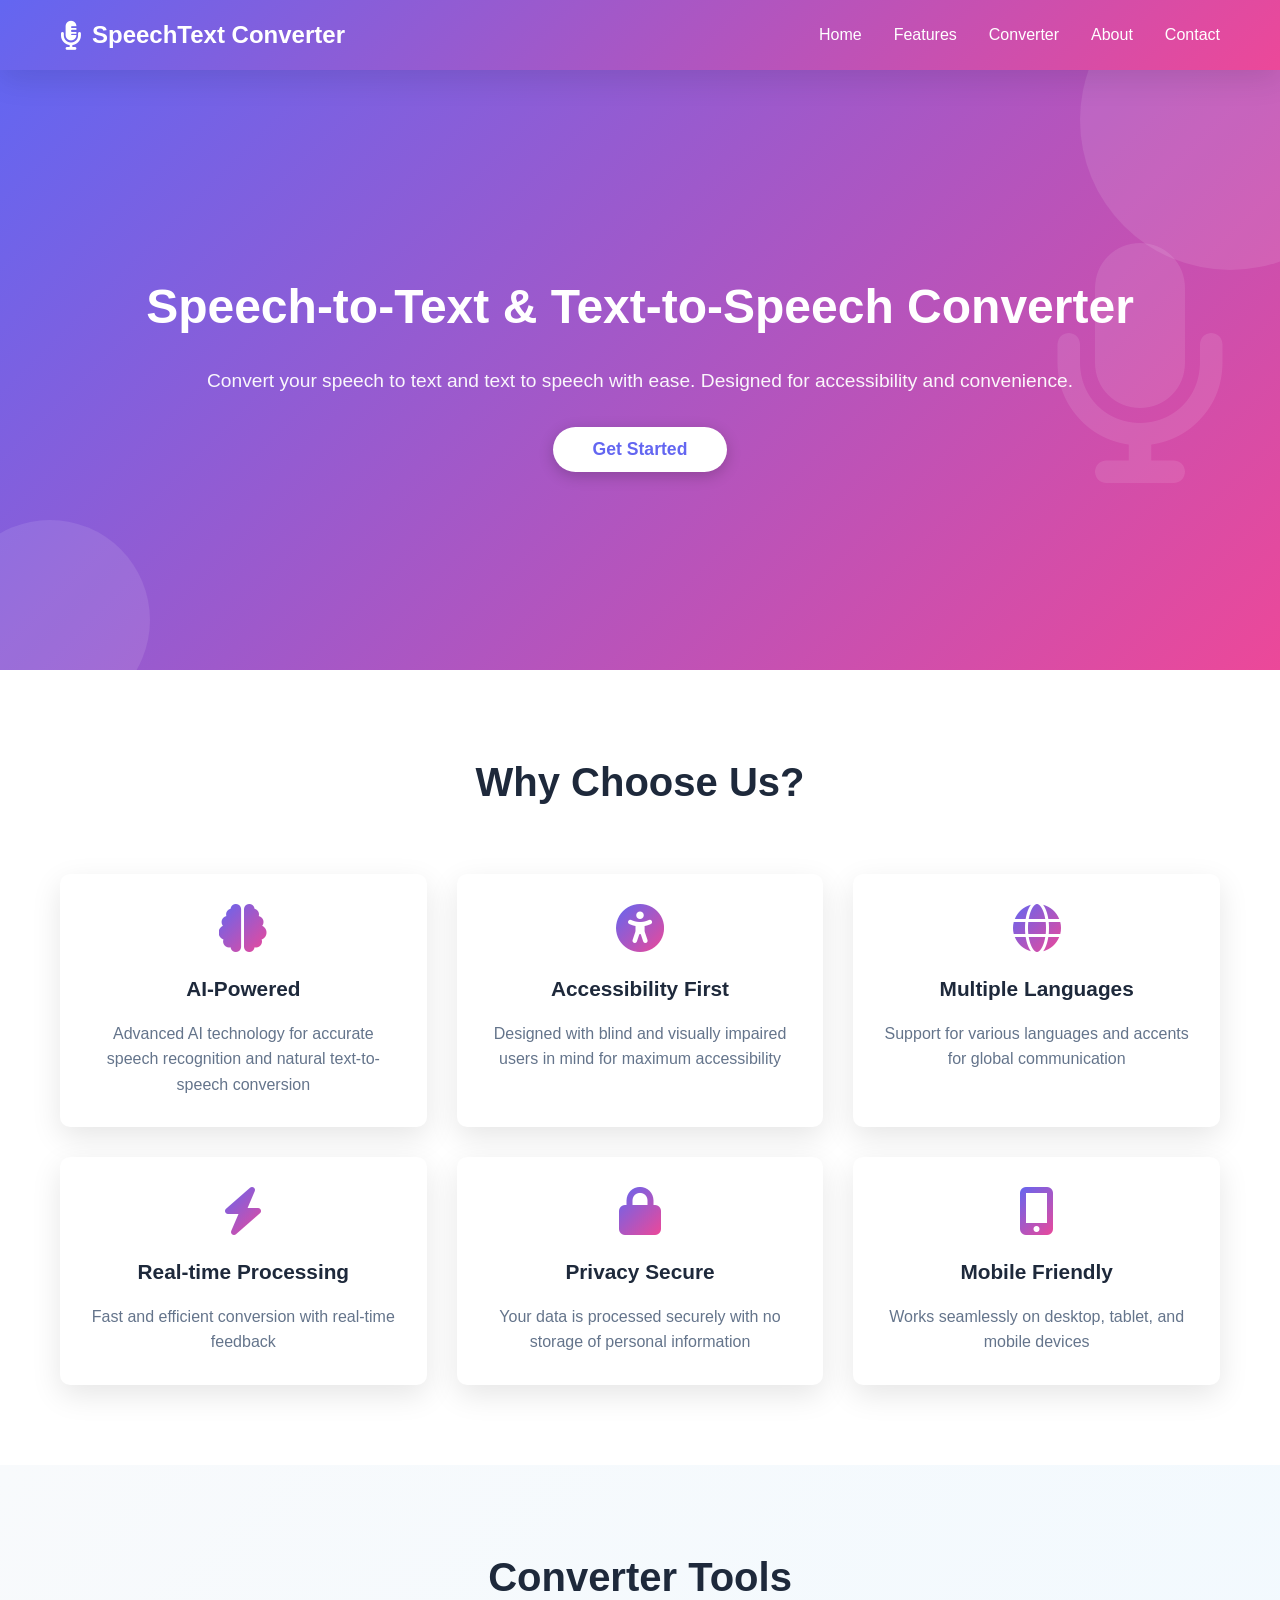
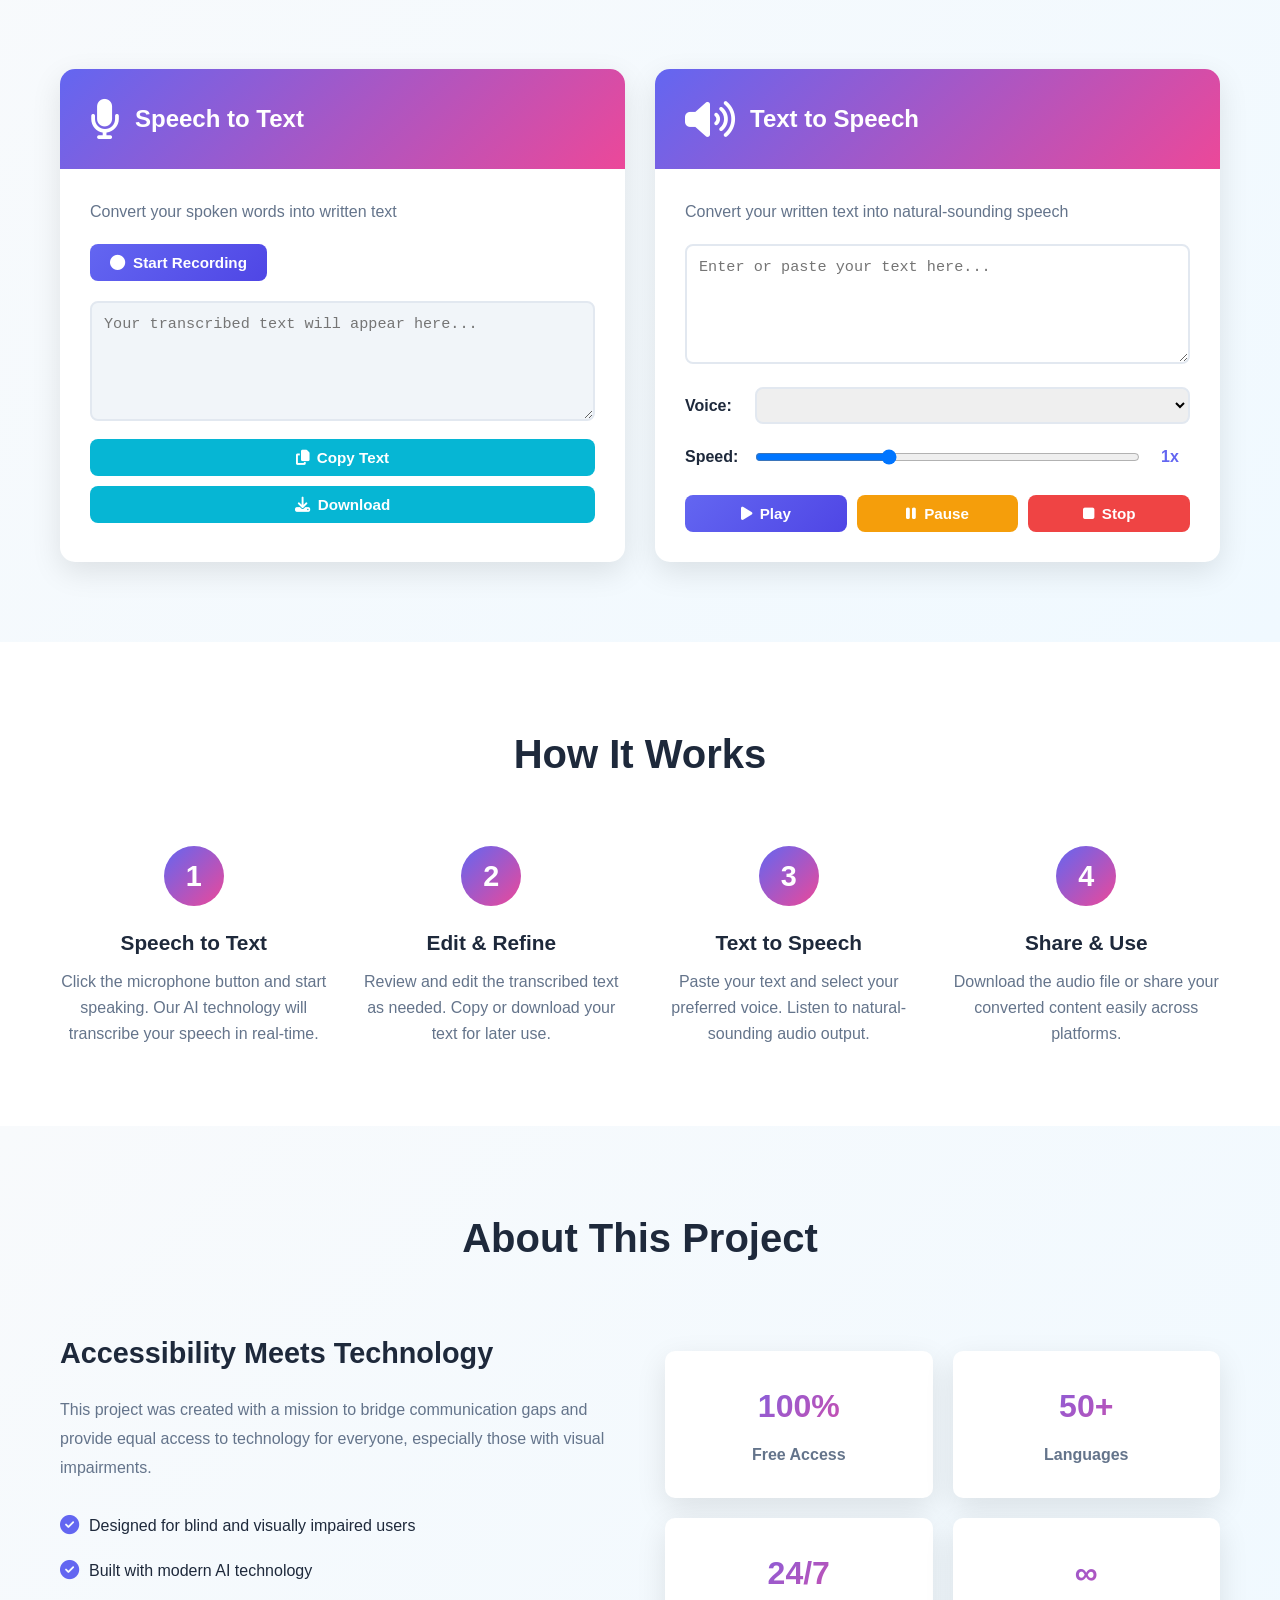
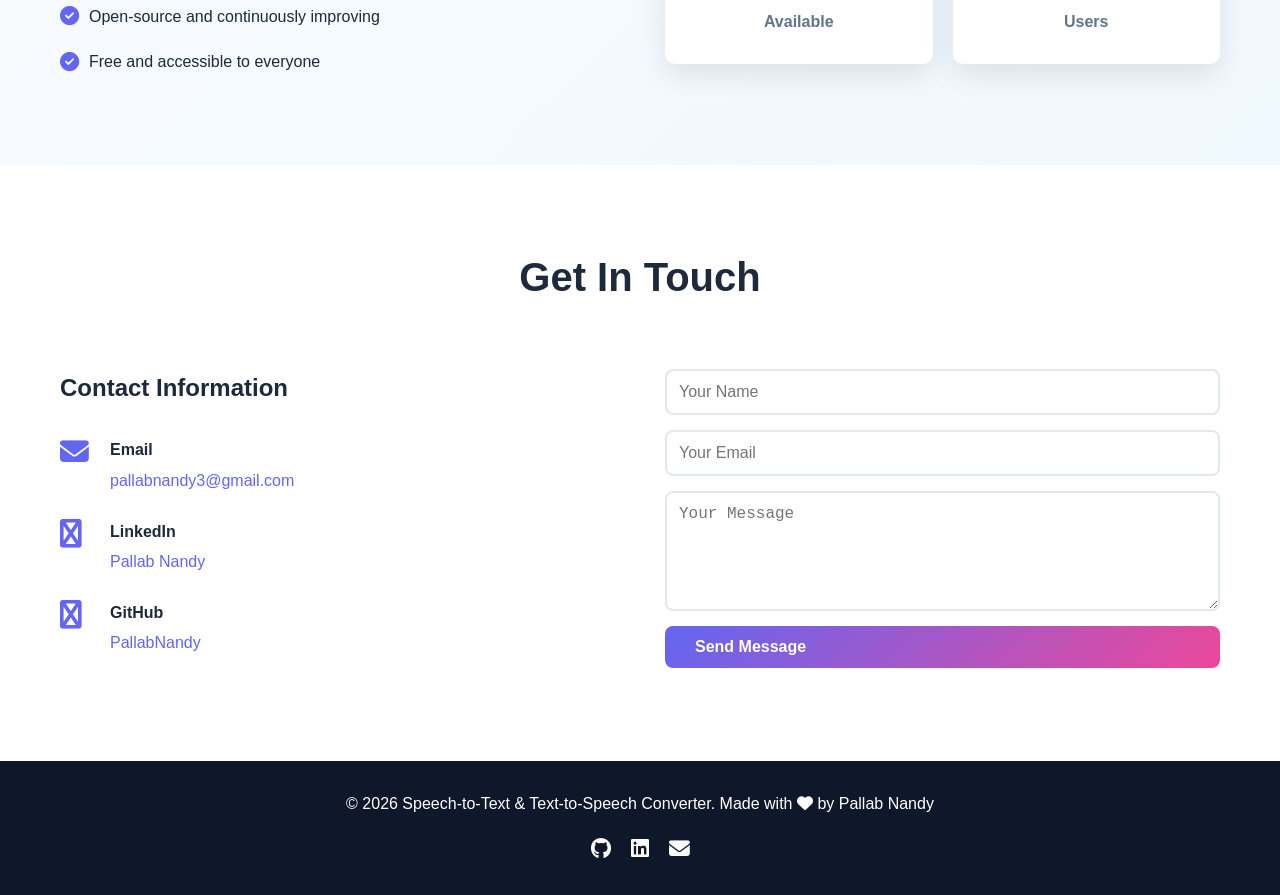
<file: index.html>
<!DOCTYPE html>
<html lang="en">
<head>
    <meta charset="UTF-8">
    <meta name="viewport" content="width=device-width, initial-scale=1.0">
    <title>Speech-to-Text & Text-to-Speech Converter</title>
    <link rel="stylesheet" href="styles.css">
    <link rel="stylesheet" href="https://cdnjs.cloudflare.com/ajax/libs/font-awesome/6.4.0/css/all.min.css">
</head>
<body>
    <!-- Navigation Bar -->
    <nav class="navbar">
        <div class="container">
            <div class="nav-brand">
                <i class="fas fa-microphone-alt"></i>
                <span>SpeechText Converter</span>
            </div>
            <ul class="nav-menu">
                <li><a href="#home">Home</a></li>
                <li><a href="#features">Features</a></li>
                <li><a href="#converter">Converter</a></li>
                <li><a href="#about">About</a></li>
                <li><a href="#contact">Contact</a></li>
            </ul>
        </div>
    </nav>

    <!-- Hero Section -->
    <section id="home" class="hero">
        <div class="hero-content">
            <h1>Speech-to-Text & Text-to-Speech Converter</h1>
            <p>Convert your speech to text and text to speech with ease. Designed for accessibility and convenience.</p>
            <button class="cta-button" onclick="document.getElementById('converter').scrollIntoView({ behavior: 'smooth' })">
                Get Started
            </button>
        </div>
        <div class="hero-image">
            <i class="fas fa-microphone"></i>
        </div>
    </section>

    <!-- Features Section -->
    <section id="features" class="features">
        <div class="container">
            <h2>Why Choose Us?</h2>
            <div class="features-grid">
                <div class="feature-card">
                    <i class="fas fa-brain"></i>
                    <h3>AI-Powered</h3>
                    <p>Advanced AI technology for accurate speech recognition and natural text-to-speech conversion</p>
                </div>
                <div class="feature-card">
                    <i class="fas fa-universal-access"></i>
                    <h3>Accessibility First</h3>
                    <p>Designed with blind and visually impaired users in mind for maximum accessibility</p>
                </div>
                <div class="feature-card">
                    <i class="fas fa-globe"></i>
                    <h3>Multiple Languages</h3>
                    <p>Support for various languages and accents for global communication</p>
                </div>
                <div class="feature-card">
                    <i class="fas fa-bolt"></i>
                    <h3>Real-time Processing</h3>
                    <p>Fast and efficient conversion with real-time feedback</p>
                </div>
                <div class="feature-card">
                    <i class="fas fa-lock"></i>
                    <h3>Privacy Secure</h3>
                    <p>Your data is processed securely with no storage of personal information</p>
                </div>
                <div class="feature-card">
                    <i class="fas fa-mobile-alt"></i>
                    <h3>Mobile Friendly</h3>
                    <p>Works seamlessly on desktop, tablet, and mobile devices</p>
                </div>
            </div>
        </div>
    </section>

    <!-- Converter Section -->
    <section id="converter" class="converter">
        <div class="container">
            <h2>Converter Tools</h2>
            <div class="converter-grid">
                <!-- Speech to Text -->
                <div class="converter-card">
                    <div class="converter-header">
                        <i class="fas fa-microphone"></i>
                        <h3>Speech to Text</h3>
                    </div>
                    <div class="converter-body">
                        <p>Convert your spoken words into written text</p>
                        <div class="input-group">
                            <button class="record-btn" id="recordBtn" onclick="startRecording()">
                                <i class="fas fa-circle"></i> Start Recording
                            </button>
                            <button class="stop-btn" id="stopBtn" onclick="stopRecording()" style="display:none;">
                                <i class="fas fa-stop-circle"></i> Stop Recording
                            </button>
                        </div>
                        <textarea id="speechOutput" placeholder="Your transcribed text will appear here..." readonly></textarea>
                        <button class="copy-btn" onclick="copyToClipboard('speechOutput')">
                            <i class="fas fa-copy"></i> Copy Text
                        </button>
                        <button class="download-btn" onclick="downloadText('speechOutput', 'speech_to_text.txt')">
                            <i class="fas fa-download"></i> Download
                        </button>
                    </div>
                </div>

                <!-- Text to Speech -->
                <div class="converter-card">
                    <div class="converter-header">
                        <i class="fas fa-volume-up"></i>
                        <h3>Text to Speech</h3>
                    </div>
                    <div class="converter-body">
                        <p>Convert your written text into natural-sounding speech</p>
                        <textarea id="textInput" placeholder="Enter or paste your text here..."></textarea>
                        <div class="controls">
                            <label for="voiceSelect">Voice:</label>
                            <select id="voiceSelect"></select>
                        </div>
                        <div class="controls">
                            <label for="rateSlider">Speed:</label>
                            <input type="range" id="rateSlider" min="0.5" max="2" step="0.1" value="1">
                            <span id="rateValue">1x</span>
                        </div>
                        <div class="button-group">
                            <button class="play-btn" onclick="speakText()">
                                <i class="fas fa-play"></i> Play
                            </button>
                            <button class="pause-btn" onclick="pauseSpeech()">
                                <i class="fas fa-pause"></i> Pause
                            </button>
                            <button class="stop-btn" onclick="stopSpeech()">
                                <i class="fas fa-stop"></i> Stop
                            </button>
                        </div>
                    </div>
                </div>
            </div>
        </div>
    </section>

    <!-- How It Works Section -->
    <section id="how-it-works" class="how-it-works">
        <div class="container">
            <h2>How It Works</h2>
            <div class="steps">
                <div class="step">
                    <div class="step-number">1</div>
                    <h3>Speech to Text</h3>
                    <p>Click the microphone button and start speaking. Our AI technology will transcribe your speech in real-time.</p>
                </div>
                <div class="step">
                    <div class="step-number">2</div>
                    <h3>Edit & Refine</h3>
                    <p>Review and edit the transcribed text as needed. Copy or download your text for later use.</p>
                </div>
                <div class="step">
                    <div class="step-number">3</div>
                    <h3>Text to Speech</h3>
                    <p>Paste your text and select your preferred voice. Listen to natural-sounding audio output.</p>
                </div>
                <div class="step">
                    <div class="step-number">4</div>
                    <h3>Share & Use</h3>
                    <p>Download the audio file or share your converted content easily across platforms.</p>
                </div>
            </div>
        </div>
    </section>

    <!-- About Section -->
    <section id="about" class="about">
        <div class="container">
            <h2>About This Project</h2>
            <div class="about-content">
                <div class="about-text">
                    <h3>Accessibility Meets Technology</h3>
                    <p>This project was created with a mission to bridge communication gaps and provide equal access to technology for everyone, especially those with visual impairments.</p>
                    <ul class="about-list">
                        <li><i class="fas fa-check-circle"></i> Designed for blind and visually impaired users</li>
                        <li><i class="fas fa-check-circle"></i> Built with modern AI technology</li>
                        <li><i class="fas fa-check-circle"></i> Open-source and continuously improving</li>
                        <li><i class="fas fa-check-circle"></i> Free and accessible to everyone</li>
                    </ul>
                </div>
                <div class="about-stats">
                    <div class="stat">
                        <h4>100%</h4>
                        <p>Free Access</p>
                    </div>
                    <div class="stat">
                        <h4>50+</h4>
                        <p>Languages</p>
                    </div>
                    <div class="stat">
                        <h4>24/7</h4>
                        <p>Available</p>
                    </div>
                    <div class="stat">
                        <h4>∞</h4>
                        <p>Users</p>
                    </div>
                </div>
            </div>
        </div>
    </section>

    <!-- Contact Section -->
    <section id="contact" class="contact">
        <div class="container">
            <h2>Get In Touch</h2>
            <div class="contact-content">
                <div class="contact-info">
                    <h3>Contact Information</h3>
                    <div class="contact-item">
                        <i class="fas fa-envelope"></i>
                        <div>
                            <h4>Email</h4>
                            <p><a href="mailto:pallabnandy3@gmail.com">pallabnandy3@gmail.com</a></p>
                        </div>
                    </div>
                    <div class="contact-item">
                        <i class="fas fa-linkedin"></i>
                        <div>
                            <h4>LinkedIn</h4>
                            <p><a href="https://www.linkedin.com/in/pallab-nandy-bb39b5227" target="_blank">Pallab Nandy</a></p>
                        </div>
                    </div>
                    <div class="contact-item">
                        <i class="fas fa-github"></i>
                        <div>
                            <h4>GitHub</h4>
                            <p><a href="https://github.com/PallabNandy" target="_blank">PallabNandy</a></p>
                        </div>
                    </div>
                </div>
                <form class="contact-form" id="contactForm">
                    <input type="text" placeholder="Your Name" required>
                    <input type="email" placeholder="Your Email" required>
                    <textarea placeholder="Your Message" rows="5" required></textarea>
                    <button type="submit" class="submit-btn">Send Message</button>
                </form>
            </div>
        </div>
    </section>

    <!-- Footer -->
    <footer class="footer">
        <div class="container">
            <p>&copy; 2026 Speech-to-Text & Text-to-Speech Converter. Made with <i class="fas fa-heart"></i> by Pallab Nandy</p>
            <div class="social-links">
                <a href="https://github.com/PallabNandy" target="_blank"><i class="fab fa-github"></i></a>
                <a href="https://www.linkedin.com/in/pallab-nandy-bb39b5227" target="_blank"><i class="fab fa-linkedin"></i></a>
                <a href="mailto:pallabnandy3@gmail.com"><i class="fas fa-envelope"></i></a>
            </div>
        </div>
    </footer>

    <script src="script.js"></script>
</body>
</html>
</file>
<file: styles.css>
/* =====================================
   Speech-to-Text & Text-to-Speech Converter
   CSS Styling
   ===================================== */

/* ===== CSS Variables ===== */
:root {
    --primary-color: #6366f1;
    --secondary-color: #ec4899;
    --accent-color: #f59e0b;
    --dark-bg: #0f172a;
    --light-bg: #f8fafc;
    --card-bg: #ffffff;
    --text-dark: #1e293b;
    --text-light: #64748b;
    --border-color: #e2e8f0;
    --shadow: 0 10px 30px rgba(0, 0, 0, 0.1);
    --transition: all 0.3s ease;
}

/* ===== Global Styles ===== */
* {
    margin: 0;
    padding: 0;
    box-sizing: border-box;
}

html {
    scroll-behavior: smooth;
}

body {
    font-family: 'Segoe UI', Tahoma, Geneva, Verdana, sans-serif;
    color: var(--text-dark);
    background-color: var(--light-bg);
    line-height: 1.6;
}

.container {
    max-width: 1200px;
    margin: 0 auto;
    padding: 0 20px;
}

/* ===== Navigation Bar ===== */
.navbar {
    background: linear-gradient(135deg, var(--primary-color), var(--secondary-color));
    padding: 1rem 0;
    position: sticky;
    top: 0;
    z-index: 1000;
    box-shadow: var(--shadow);
}

.navbar .container {
    display: flex;
    justify-content: space-between;
    align-items: center;
}

.nav-brand {
    display: flex;
    align-items: center;
    gap: 10px;
    color: white;
    font-size: 1.5rem;
    font-weight: bold;
}

.nav-brand i {
    font-size: 1.8rem;
}

.nav-menu {
    display: flex;
    list-style: none;
    gap: 2rem;
}

.nav-menu a {
    color: white;
    text-decoration: none;
    transition: var(--transition);
    font-weight: 500;
}

.nav-menu a:hover {
    opacity: 0.8;
    transform: translateY(-2px);
}

/* ===== Hero Section ===== */
.hero {
    background: linear-gradient(135deg, var(--primary-color), var(--secondary-color));
    color: white;
    padding: 80px 20px;
    display: flex;
    align-items: center;
    justify-content: center;
    text-align: center;
    min-height: 600px;
    position: relative;
    overflow: hidden;
}

.hero::before {
    content: '';
    position: absolute;
    width: 300px;
    height: 300px;
    background: rgba(255, 255, 255, 0.1);
    border-radius: 50%;
    top: -100px;
    right: -100px;
}

.hero::after {
    content: '';
    position: absolute;
    width: 200px;
    height: 200px;
    background: rgba(255, 255, 255, 0.1);
    border-radius: 50%;
    bottom: -50px;
    left: -50px;
}

.hero-content {
    position: relative;
    z-index: 1;
}

.hero h1 {
    font-size: 3rem;
    margin-bottom: 20px;
    animation: slideIn 0.8s ease;
}

.hero p {
    font-size: 1.2rem;
    margin-bottom: 30px;
    opacity: 0.95;
}

.hero-image {
    position: absolute;
    right: 50px;
    font-size: 15rem;
    opacity: 0.1;
    animation: float 3s ease-in-out infinite;
}

@keyframes slideIn {
    from {
        opacity: 0;
        transform: translateY(20px);
    }
    to {
        opacity: 1;
        transform: translateY(0);
    }
}

@keyframes float {
    0%, 100% {
        transform: translateY(0);
    }
    50% {
        transform: translateY(-20px);
    }
}

/* ===== CTA Button ===== */
.cta-button {
    background-color: white;
    color: var(--primary-color);
    padding: 12px 40px;
    border: none;
    border-radius: 50px;
    font-size: 1.1rem;
    font-weight: bold;
    cursor: pointer;
    transition: var(--transition);
    box-shadow: 0 4px 15px rgba(0, 0, 0, 0.2);
}

.cta-button:hover {
    transform: translateY(-3px);
    box-shadow: 0 6px 20px rgba(0, 0, 0, 0.3);
}

/* ===== Features Section ===== */
.features {
    padding: 80px 20px;
    background-color: white;
}

.features h2 {
    text-align: center;
    font-size: 2.5rem;
    margin-bottom: 60px;
    color: var(--text-dark);
}

.features-grid {
    display: grid;
    grid-template-columns: repeat(auto-fit, minmax(300px, 1fr));
    gap: 30px;
}

.feature-card {
    background: white;
    padding: 30px;
    border-radius: 10px;
    box-shadow: var(--shadow);
    text-align: center;
    transition: var(--transition);
}

.feature-card:hover {
    transform: translateY(-10px);
    box-shadow: 0 15px 40px rgba(0, 0, 0, 0.15);
}

.feature-card i {
    font-size: 3rem;
    background: linear-gradient(135deg, var(--primary-color), var(--secondary-color));
    -webkit-background-clip: text;
    -webkit-text-fill-color: transparent;
    margin-bottom: 20px;
}

.feature-card h3 {
    font-size: 1.3rem;
    margin-bottom: 15px;
    color: var(--text-dark);
}

.feature-card p {
    color: var(--text-light);
    line-height: 1.6;
}

/* ===== Converter Section ===== */
.converter {
    padding: 80px 20px;
    background: linear-gradient(135deg, #f8fafc, #f0f9ff);
}

.converter h2 {
    text-align: center;
    font-size: 2.5rem;
    margin-bottom: 60px;
    color: var(--text-dark);
}

.converter-grid {
    display: grid;
    grid-template-columns: repeat(auto-fit, minmax(350px, 1fr));
    gap: 30px;
}

.converter-card {
    background: white;
    border-radius: 15px;
    box-shadow: var(--shadow);
    overflow: hidden;
    transition: var(--transition);
}

.converter-card:hover {
    transform: translateY(-5px);
    box-shadow: 0 15px 40px rgba(0, 0, 0, 0.15);
}

.converter-header {
    background: linear-gradient(135deg, var(--primary-color), var(--secondary-color));
    color: white;
    padding: 30px;
    display: flex;
    align-items: center;
    gap: 15px;
}

.converter-header i {
    font-size: 2.5rem;
}

.converter-header h3 {
    font-size: 1.5rem;
}

.converter-body {
    padding: 30px;
}

.converter-body p {
    color: var(--text-light);
    margin-bottom: 20px;
}

textarea {
    width: 100%;
    padding: 12px;
    border: 2px solid var(--border-color);
    border-radius: 8px;
    font-family: 'Courier New', monospace;
    font-size: 0.95rem;
    resize: vertical;
    min-height: 120px;
    transition: var(--transition);
}

textarea:focus {
    outline: none;
    border-color: var(--primary-color);
    box-shadow: 0 0 0 3px rgba(99, 102, 241, 0.1);
}

textarea:disabled,
textarea[readonly] {
    background-color: #f1f5f9;
    color: var(--text-light);
}

/* ===== Input Groups & Controls ===== */
.input-group {
    display: flex;
    gap: 10px;
    margin: 20px 0;
}

.controls {
    display: flex;
    align-items: center;
    gap: 10px;
    margin: 15px 0;
}

.controls label {
    font-weight: 600;
    color: var(--text-dark);
    min-width: 60px;
}

.controls select,
.controls input[type="range"] {
    flex: 1;
    padding: 8px;
    border: 2px solid var(--border-color);
    border-radius: 8px;
    cursor: pointer;
    transition: var(--transition);
}

.controls select:focus,
.controls input[type="range"]:focus {
    outline: none;
    border-color: var(--primary-color);
}

#rateValue {
    font-weight: 600;
    color: var(--primary-color);
    min-width: 40px;
    text-align: center;
}

/* ===== Buttons ===== */
button {
    padding: 10px 20px;
    border: none;
    border-radius: 8px;
    font-weight: 600;
    cursor: pointer;
    transition: var(--transition);
    display: inline-flex;
    align-items: center;
    gap: 8px;
    font-size: 0.95rem;
}

.record-btn,
.play-btn {
    background: linear-gradient(135deg, var(--primary-color), #4f46e5);
    color: white;
}

.record-btn:hover,
.play-btn:hover {
    transform: translateY(-2px);
    box-shadow: 0 4px 12px rgba(99, 102, 241, 0.4);
}

.stop-btn {
    background: #ef4444;
    color: white;
}

.stop-btn:hover {
    background: #dc2626;
    transform: translateY(-2px);
}

.pause-btn {
    background: #f59e0b;
    color: white;
}

.pause-btn:hover {
    background: #d97706;
    transform: translateY(-2px);
}

.copy-btn,
.download-btn {
    background: #06b6d4;
    color: white;
    width: 100%;
    justify-content: center;
    margin-top: 10px;
}

.copy-btn:hover,
.download-btn:hover {
    background: #0891b2;
}

.button-group {
    display: flex;
    gap: 10px;
    margin-top: 20px;
}

.button-group button {
    flex: 1;
    justify-content: center;
}

/* ===== How It Works Section ===== */
.how-it-works {
    padding: 80px 20px;
    background: white;
}

.how-it-works h2 {
    text-align: center;
    font-size: 2.5rem;
    margin-bottom: 60px;
    color: var(--text-dark);
}

.steps {
    display: grid;
    grid-template-columns: repeat(auto-fit, minmax(250px, 1fr));
    gap: 30px;
}

.step {
    text-align: center;
    position: relative;
}

.step-number {
    width: 60px;
    height: 60px;
    background: linear-gradient(135deg, var(--primary-color), var(--secondary-color));
    color: white;
    border-radius: 50%;
    display: flex;
    align-items: center;
    justify-content: center;
    font-size: 1.8rem;
    font-weight: bold;
    margin: 0 auto 20px;
}

.step h3 {
    font-size: 1.3rem;
    margin-bottom: 10px;
    color: var(--text-dark);
}

.step p {
    color: var(--text-light);
    line-height: 1.6;
}

/* ===== About Section ===== */
.about {
    padding: 80px 20px;
    background: linear-gradient(135deg, #f8fafc, #f0f9ff);
}

.about h2 {
    text-align: center;
    font-size: 2.5rem;
    margin-bottom: 60px;
    color: var(--text-dark);
}

.about-content {
    display: grid;
    grid-template-columns: 1fr 1fr;
    gap: 50px;
    align-items: center;
}

.about-text h3 {
    font-size: 1.8rem;
    margin-bottom: 20px;
    color: var(--text-dark);
}

.about-text p {
    color: var(--text-light);
    margin-bottom: 20px;
    line-height: 1.8;
}

.about-list {
    list-style: none;
}

.about-list li {
    padding: 10px 0;
    color: var(--text-dark);
    display: flex;
    align-items: center;
    gap: 10px;
}

.about-list i {
    color: var(--primary-color);
    font-size: 1.2rem;
}

.about-stats {
    display: grid;
    grid-template-columns: repeat(2, 1fr);
    gap: 20px;
}

.stat {
    background: white;
    padding: 30px;
    border-radius: 10px;
    text-align: center;
    box-shadow: var(--shadow);
}

.stat h4 {
    font-size: 2rem;
    background: linear-gradient(135deg, var(--primary-color), var(--secondary-color));
    -webkit-background-clip: text;
    -webkit-text-fill-color: transparent;
    margin-bottom: 10px;
}

.stat p {
    color: var(--text-light);
    font-weight: 600;
}

/* ===== Contact Section ===== */
.contact {
    padding: 80px 20px;
    background: white;
}

.contact h2 {
    text-align: center;
    font-size: 2.5rem;
    margin-bottom: 60px;
    color: var(--text-dark);
}

.contact-content {
    display: grid;
    grid-template-columns: 1fr 1fr;
    gap: 50px;
}

.contact-info h3 {
    font-size: 1.5rem;
    margin-bottom: 30px;
    color: var(--text-dark);
}

.contact-item {
    display: flex;
    gap: 20px;
    margin-bottom: 25px;
}

.contact-item i {
    font-size: 1.8rem;
    color: var(--primary-color);
    min-width: 30px;
}

.contact-item h4 {
    color: var(--text-dark);
    margin-bottom: 5px;
}

.contact-item p {
    color: var(--text-light);
}

.contact-item a {
    color: var(--primary-color);
    text-decoration: none;
    transition: var(--transition);
}

.contact-item a:hover {
    text-decoration: underline;
}

.contact-form {
    display: flex;
    flex-direction: column;
    gap: 15px;
}

.contact-form input,
.contact-form textarea {
    padding: 12px;
    border: 2px solid var(--border-color);
    border-radius: 8px;
    font-size: 1rem;
    transition: var(--transition);
}

.contact-form input:focus,
.contact-form textarea:focus {
    outline: none;
    border-color: var(--primary-color);
    box-shadow: 0 0 0 3px rgba(99, 102, 241, 0.1);
}

.submit-btn {
    background: linear-gradient(135deg, var(--primary-color), var(--secondary-color));
    color: white;
    padding: 12px 30px;
    border: none;
    border-radius: 8px;
    font-size: 1rem;
    font-weight: 600;
    cursor: pointer;
    transition: var(--transition);
}

.submit-btn:hover {
    transform: translateY(-2px);
    box-shadow: 0 4px 12px rgba(99, 102, 241, 0.4);
}

/* ===== Footer ===== */
.footer {
    background: var(--dark-bg);
    color: white;
    text-align: center;
    padding: 30px 20px;
}

.social-links {
    display: flex;
    justify-content: center;
    gap: 20px;
    margin-top: 15px;
}

.social-links a {
    color: white;
    font-size: 1.3rem;
    transition: var(--transition);
}

.social-links a:hover {
    color: var(--primary-color);
    transform: translateY(-3px);
}

/* ===== Notifications ===== */
.notification {
    position: fixed;
    top: 20px;
    right: 20px;
    padding: 15px 25px;
    border-radius: 8px;
    font-weight: 600;
    z-index: 2000;
    animation: slideInRight 0.3s ease;
}

.notification.success {
    background: #10b981;
    color: white;
}

.notification.error {
    background: #ef4444;
    color: white;
}

@keyframes slideInRight {
    from {
        opacity: 0;
        transform: translateX(300px);
    }
    to {
        opacity: 1;
        transform: translateX(0);
    }
}

/* ===== Accessibility ===== */
@media (prefers-reduced-motion: reduce) {
    * {
        animation-duration: 0.01ms !important;
        animation-iteration-count: 1 !important;
        transition-duration: 0.01ms !important;
    }
}

/* ===== Mobile Responsiveness ===== */
@media (max-width: 768px) {
    .nav-menu {
        gap: 1rem;
        font-size: 0.9rem;
    }

    .hero h1 {
        font-size: 2rem;
    }

    .hero p {
        font-size: 1rem;
    }

    .hero-image {
        font-size: 8rem;
    }

    .features h2,
    .converter h2,
    .how-it-works h2,
    .about h2,
    .contact h2 {
        font-size: 1.8rem;
    }

    .about-content,
    .contact-content {
        grid-template-columns: 1fr;
    }

    .button-group {
        flex-direction: column;
    }

    .converter-grid,
    .features-grid {
        grid-template-columns: 1fr;
    }

    textarea {
        font-size: 1rem;
    }
}

@media (max-width: 480px) {
    .container {
        padding: 0 15px;
    }

    .hero h1 {
        font-size: 1.5rem;
    }

    .nav-brand span {
        display: none;
    }

    .nav-menu {
        gap: 0.5rem;
        font-size: 0.8rem;
    }

    .steps {
        grid-template-columns: 1fr;
    }

    .about-stats {
        grid-template-columns: 1fr;
    }

    button {
        font-size: 0.85rem;
        padding: 8px 15px;
    }
}

/* ===== Print Styles ===== */
@media print {
    .navbar,
    .footer,
    .contact {
        display: none;
    }

    body {
        background: white;
    }

    .converter-card {
        page-break-inside: avoid;
    }
}
</file>
